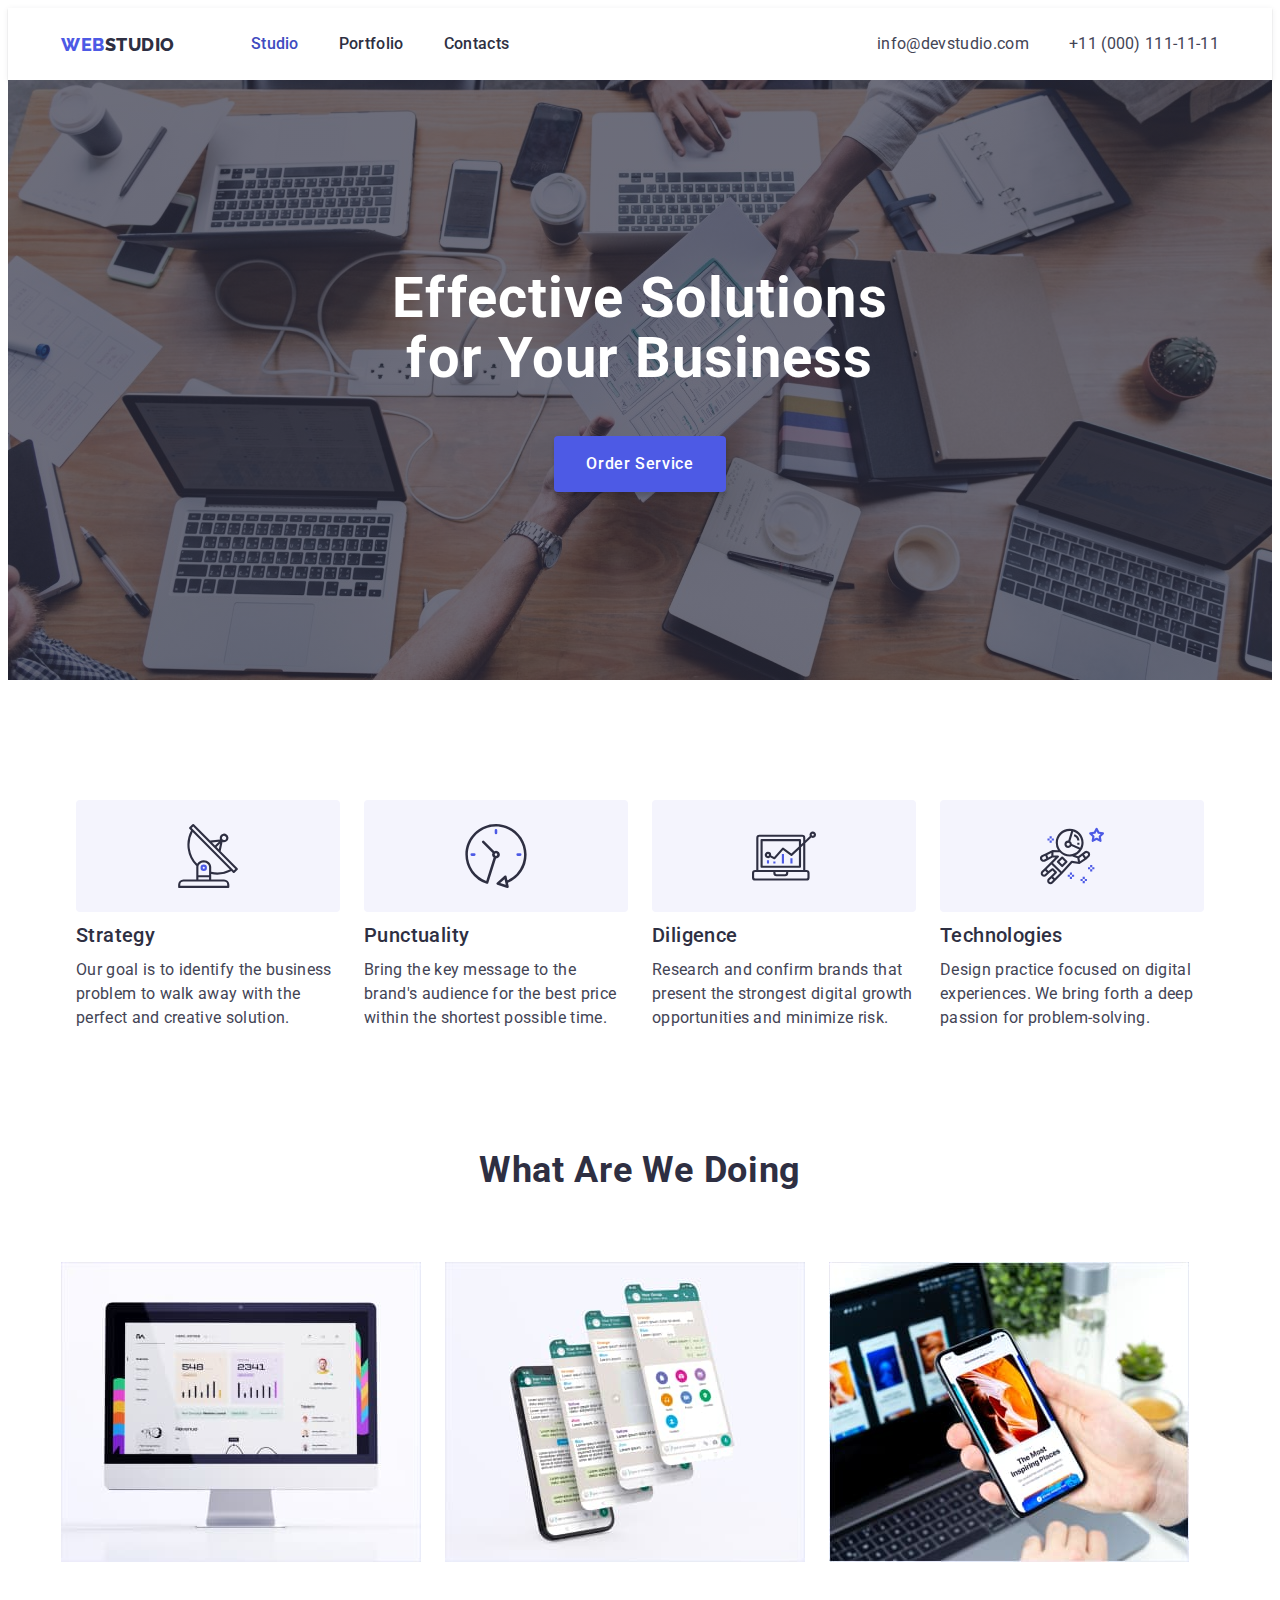
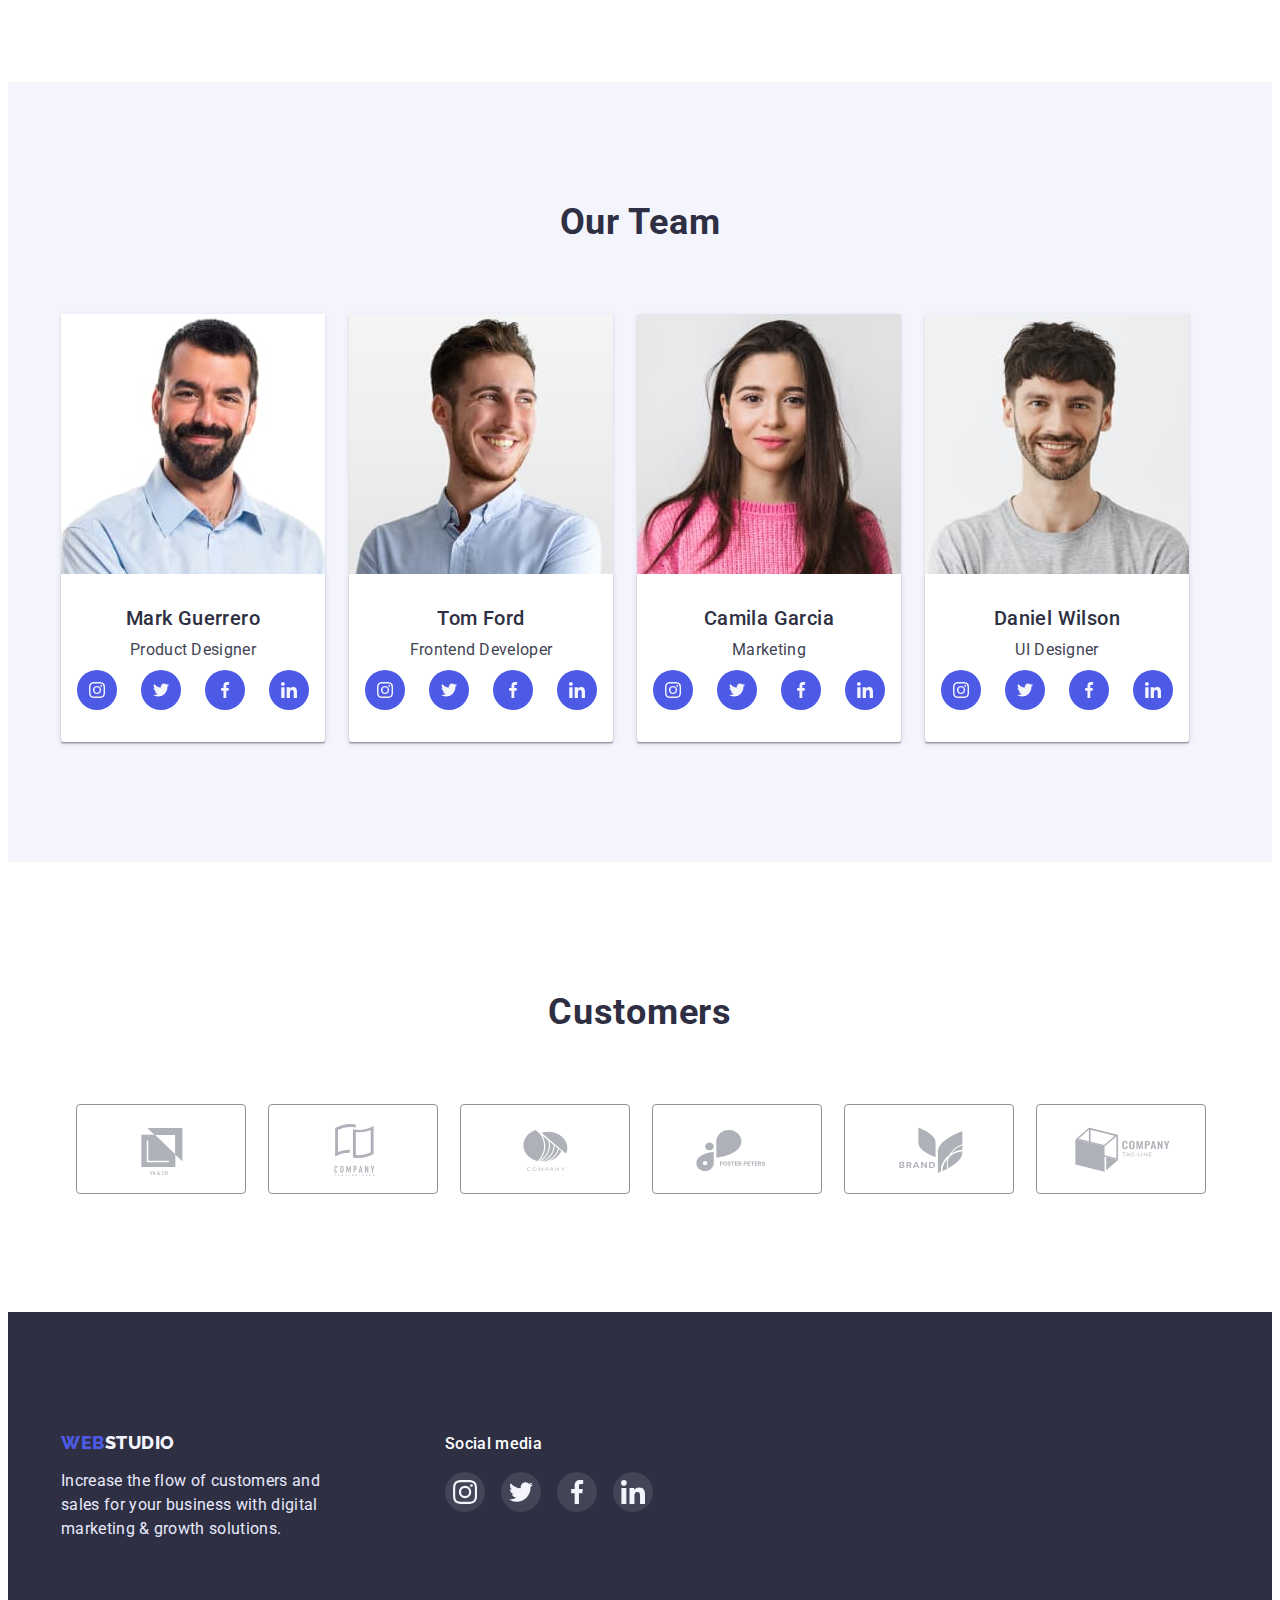
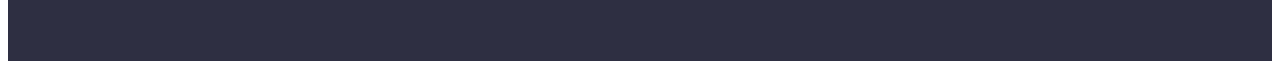
<file: index.html>
<!DOCTYPE html>
<html lang="en">
  <head>
    <meta charset="UTF-8" />
    <meta http-equiv="X-UA-Compatible" content="IE=edge" />
    <meta name="viewport" content="width=device-width, initial-scale=1.0" />
    <title>Main page</title>
    <link rel="preconnect" href="https://fonts.googleapis.com" />
    <link rel="preconnect" href="https://fonts.gstatic.com" crossorigin />
    <link
      href="https://fonts.googleapis.com/css2?family=Raleway:wght@800&family=Roboto:wght@400;500;700&display=swap"
      rel="stylesheet" />
    <link
      rel="stylesheet"
      href="https://cdnjs.cloudflare.com/ajax/libs/modern-normalize/1.1.0/modern-normalize.min.css"
      integrity="sha512-wpPYUAdjBVSE4KJnH1VR1HeZfpl1ub8YT/NKx4PuQ5NmX2tKuGu6U/JRp5y+Y8XG2tV+wKQpNHVUX03MfMFn9Q=="
      crossorigin="anonymous"
      referrerpolicy="no-referrer" />
    <link rel="stylesheet" href="./css/styles.css" />
  </head>
  <body>
    <header class="header">
      <!--Navigation-->
      <div class="container header-container">
        <nav class="header-nav">
          <!--Logo-->
          <a class="header-logo link" href="./index.html"
            ><span class="logo-web">Web</span>Studio</a
          >
          <ul class="header-item list">
            <li>
              <a class="header-item current link" href="./index.html">Studio</a>
            </li>
            <li>
              <a class="header-item link" href="./portfolio.html">Portfolio</a>
            </li>
            <li>
              <a class="header-item link" href="">Contacts</a>
            </li>
          </ul>
        </nav>
        <!--Contacts-->
        <address class="header-addres">
          <ul class="header-contacts list">
            <li>
              <a class="header-mail link" href="mailto:info@devstudio.com"
                >info@devstudio.com</a
              >
            </li>
            <li>
              <a class="header-tel link" href="tel:+110001111111"
                >+11 (000) 111-11-11</a
              >
            </li>
          </ul>
        </address>
      </div>
    </header>
    <main>
      <section class="heading">
        <div class="container">
          <div class="heading-container">
            <h1 class="heading-text">Effective Solutions for Your Business</h1>
            <button type="button" class="heading-bnt">Order Service</button>
          </div>
        </div>
      </section>
      <!--Features-->
      <section class="features">
        <div class="container">
          <h2 class="visually-hidden">Features</h2>
          <ul class="features-list list">
            <li class="features-colom">
              <div class="features-item-pic">
                <svg class="features-pic" width="64" height="64">
                  <use href="./images/icons.svg#icon-antenna"></use>
                </svg>
              </div>
              <h3 class="features-title">Strategy</h3>
              <p class="Feature-subtitle">
                Our goal is to identify the business problem to walk away with
                the perfect and creative solution.
              </p>
            </li>
            <li class="features-colom">
              <div class="features-item-pic">
                <svg class="features-pic" width="64" height="64">
                  <use href="./images/icons.svg#icon-clock"></use>
                </svg>
              </div>
              <h3 class="features-title">Punctuality</h3>
              <p class="Feature-subtitle">
                Bring the key message to the brand's audience for the best price
                within the shortest possible time.
              </p>
            </li>
            <li class="features-colom">
              <div class="features-item-pic">
                <svg class="features-pic" width="64" height="64">
                  <use href="./images/icons.svg#icon-diagram"></use>
                </svg>
              </div>
              <h3 class="features-title">Diligence</h3>
              <p class="Feature-subtitle">
                Research and confirm brands that present the strongest digital
                growth opportunities and minimize risk.
              </p>
            </li>
            <li class="features-colom">
              <div class="features-item-pic">
                <svg class="features-pic" width="64" height="64">
                  <use href="./images/icons.svg#icon-astronaut"></use>
                </svg>
              </div>
              <h3 class="features-title">Technologies</h3>
              <p class="Feature-subtitle">
                Design practice focused on digital experiences. We bring forth a
                deep passion for problem-solving.
              </p>
            </li>
          </ul>
        </div>
      </section>
      <!--What we are doing-->
      <section class="about">
        <div class="container about-container">
          <h2 class="about-text">What are we doing</h2>
          <ul class="about-list list">
            <li class="about-item">
              <article class="about-card">
                <div class="item-thumb">
                  <img
                    src="./images/desktop.jpg"
                    alt="Desktop"
                    width="360"
                    height="300" />
                </div>
              </article>
            </li>
            <li class="about-item">
              <article class="about-card">
                <div class="item-thumb">
                  <img
                    src="./images/mobile.jpg"
                    alt="Mobile"
                    width="360"
                    height="300" />
                </div>
              </article>
            </li>
            <li class="about-item">
              <article class="about-card">
                <div class="item-thumb">
                  <img
                    src="./images/desktop-and-mobile.jpg"
                    alt="Desktop and Mobile"
                    width="360"
                    height="300" />
                </div>
              </article>
            </li>
          </ul>
        </div>
      </section>
      <!--Our Team-->
      <section class="team">
        <div class="container team-container">
          <h2 class="team-head">Our Team</h2>
          <ul class="team-list list">
            <li class="team-info">
              <img
                class="team-pic"
                src="./images/mark-guerrero.jpg"
                alt="Mark Guerrero Product Designer"
                width="264"
                height="260" />
              <div class="team-text">
                <h3 class="team-title">Mark Guerrero</h3>
                <p class="team-subtitle">Product Designer</p>
                <ul class="team-soc-list list">
                  <li class="team-soc-item">
                    <a class="team-soc-link linl" href="">
                      <svg class="team-soc-icon" width="16" height="16">
                        <use href="./images/icons.svg#icon-instagram"></use>
                      </svg>
                    </a>
                  </li>
                  <li class="team-soc-item">
                    <a class="team-soc-link linl" href="">
                      <svg class="team-soc-icon" width="16" height="16">
                        <use href="./images/icons.svg#icon-twitter"></use>
                      </svg>
                    </a>
                  </li>
                  <li class="team-soc-item">
                    <a class="team-soc-link linl" href="">
                      <svg class="team-soc-icon" width="16" height="16">
                        <use href="./images/icons.svg#icon-facebook"></use>
                      </svg>
                    </a>
                  </li>
                  <li class="team-soc-item">
                    <a class="team-soc-link linl" href="">
                      <svg class="team-soc-icon" width="16" height="16">
                        <use href="./images/icons.svg#icon-linkedin"></use>
                      </svg>
                    </a>
                  </li>
                </ul>
              </div>
            </li>
            <li class="team-info">
              <img
                class="team-pic"
                src="./images/tom-ford.jpg"
                alt="Tom Ford Frontend Developer"
                width="264"
                height="260" />
              <div class="team-text">
                <h3 class="team-title">Tom Ford</h3>
                <p class="team-subtitle">Frontend Developer</p>
                <ul class="team-soc-list list">
                  <li class="team-soc-item">
                    <a class="team-soc-link linl" href="">
                      <svg class="team-soc-icon" width="16" height="16">
                        <use href="./images/icons.svg#icon-instagram"></use>
                      </svg>
                    </a>
                  </li>
                  <li class="team-soc-item">
                    <a class="team-soc-link linl" href="">
                      <svg class="team-soc-icon" width="16" height="16">
                        <use href="./images/icons.svg#icon-twitter"></use>
                      </svg>
                    </a>
                  </li>
                  <li class="team-soc-item">
                    <a class="team-soc-link linl" href="">
                      <svg class="team-soc-icon" width="16" height="16">
                        <use href="./images/icons.svg#icon-facebook"></use>
                      </svg>
                    </a>
                  </li>
                  <li class="team-soc-item">
                    <a class="team-soc-link linl" href="">
                      <svg class="team-soc-icon" width="16" height="16">
                        <use href="./images/icons.svg#icon-linkedin"></use>
                      </svg>
                    </a>
                  </li>
                </ul>
              </div>
            </li>
            <li class="team-info">
              <img
                class="team-pic"
                src="./images/camila-garcia.jpg"
                alt="Camila Garcia Marketing"
                width="264"
                height="260" />
              <div class="team-text">
                <h3 class="team-title">Camila Garcia</h3>
                <p class="team-subtitle">Marketing</p>
                <ul class="team-soc-list list">
                  <li class="team-soc-item">
                    <a class="team-soc-link linl" href="">
                      <svg class="team-soc-icon" width="16" height="16">
                        <use href="./images/icons.svg#icon-instagram"></use>
                      </svg>
                    </a>
                  </li>
                  <li class="team-soc-item">
                    <a class="team-soc-link linl" href="">
                      <svg class="team-soc-icon" width="16" height="16">
                        <use href="./images/icons.svg#icon-twitter"></use>
                      </svg>
                    </a>
                  </li>
                  <li class="team-soc-item">
                    <a class="team-soc-link linl" href="">
                      <svg class="team-soc-icon" width="16" height="16">
                        <use href="./images/icons.svg#icon-facebook"></use>
                      </svg>
                    </a>
                  </li>
                  <li class="team-soc-item">
                    <a class="team-soc-link linl" href="">
                      <svg class="team-soc-icon" width="16" height="16">
                        <use href="./images/icons.svg#icon-linkedin"></use>
                      </svg>
                    </a>
                  </li>
                </ul>
              </div>
            </li>
            <li class="team-info">
              <img
                class="team-pic"
                src="./images/daniel-wilson.jpg"
                alt="Daniel Wilson UI Designer"
                width="264"
                height="260" />
              <div class="team-text">
                <h3 class="team-title">Daniel Wilson</h3>
                <p class="team-subtitle">UI Designer</p>
                <ul class="team-soc-list list">
                  <li class="team-soc-item">
                    <a class="team-soc-link linl" href="">
                      <svg class="team-soc-icon" width="16" height="16">
                        <use href="./images/icons.svg#icon-instagram"></use>
                      </svg>
                    </a>
                  </li>
                  <li class="team-soc-item">
                    <a class="team-soc-link linl" href="">
                      <svg class="team-soc-icon" width="16" height="16">
                        <use href="./images/icons.svg#icon-twitter"></use>
                      </svg>
                    </a>
                  </li>
                  <li class="team-soc-item">
                    <a class="team-soc-link linl" href="">
                      <svg class="team-soc-icon" width="16" height="16">
                        <use href="./images/icons.svg#icon-facebook"></use>
                      </svg>
                    </a>
                  </li>
                  <li class="team-soc-item">
                    <a class="team-soc-link linl" href="">
                      <svg class="team-soc-icon" width="16" height="16">
                        <use href="./images/icons.svg#icon-linkedin"></use>
                      </svg>
                    </a>
                  </li>
                </ul>
              </div>
            </li>
          </ul>
        </div>
      </section>
      <!--Customers-->
      <section class="customer">
        <div class="container">
          <h2 class="customer-text">Customers</h2>
          <ul class="customer-list list">
            <li class="customer-item">
              <a class="customer-link link" href="">
                <svg class="customer-icon" width="104" height="56">
                  <use href="./images/icons.svg#icon-yago"></use>
                </svg>
              </a>
            </li>
            <li class="customer-item">
              <a class="customer-link link" href="">
                <svg class="customer-icon" width="104" height="56">
                  <use href="./images/icons.svg#icon-tag-line"></use>
                </svg>
              </a>
            </li>
            <li class="customer-item">
              <a class="customer-link link" href="">
                <svg class="customer-icon" width="104" height="56">
                  <use href="./images/icons.svg#icon-company"></use>
                </svg>
              </a>
            </li>
            <li class="customer-item">
              <a class="customer-link link" href="">
                <svg class="customer-icon" width="104" height="56">
                  <use href="./images/icons.svg#icon-foster"></use>
                </svg>
              </a>
            </li>
            <li class="customer-item">
              <a class="customer-link link" href="">
                <svg class="customer-icon" width="104" height="56">
                  <use href="./images/icons.svg#icon-brand"></use>
                </svg>
              </a>
            </li>
            <li class="customer-item">
              <a class="customer-link link" href="">
                <svg class="customer-icon" width="104" height="56">
                  <use href="./images/icons.svg#icon-com-teg-line"></use>
                </svg>
              </a>
            </li>
          </ul>
        </div>
      </section>
    </main>
    <footer class="footer">
      <div class="container footer-container">
        <!--Logo-->
        <div class="footer-info">
          <a class="footer-logo link" href="./index.html"
            ><span class="logo-web">Web</span>Studio</a
          >
          <p class="footer-text">
            Increase the flow of customers and sales for your business with
            digital marketing & growth solutions.
          </p>
        </div>
        <div class="social">
          <h2 class="social-text">Social media</h2>
          <ul class="social-list list">
            <li class="social-item">
              <a class="social-link link" href="">
                <svg class="social-icon" width="24" height="24">
                  <use href="./images/icons.svg#icon-instagram"></use>
                </svg>
              </a>
            </li>
            <li class="social-item">
              <a class="social-link link" href="">
                <svg class="social-icon" width="24" height="24">
                  <use href="./images/icons.svg#icon-twitter"></use>
                </svg>
              </a>
            </li>
            <li class="social-item">
              <a class="social-link link" href="">
                <svg class="social-icon" width="24" height="24">
                  <use href="./images/icons.svg#icon-facebook"></use>
                </svg>
              </a>
            </li>
            <li class="social-item">
              <a class="social-link link" href="">
                <svg class="social-icon" width="24" height="24">
                  <use href="./images/icons.svg#icon-linkedin"></use>
                </svg>
              </a>
            </li>
          </ul>
        </div>
      </div>
    </footer>
  </body>
</html>
</file>
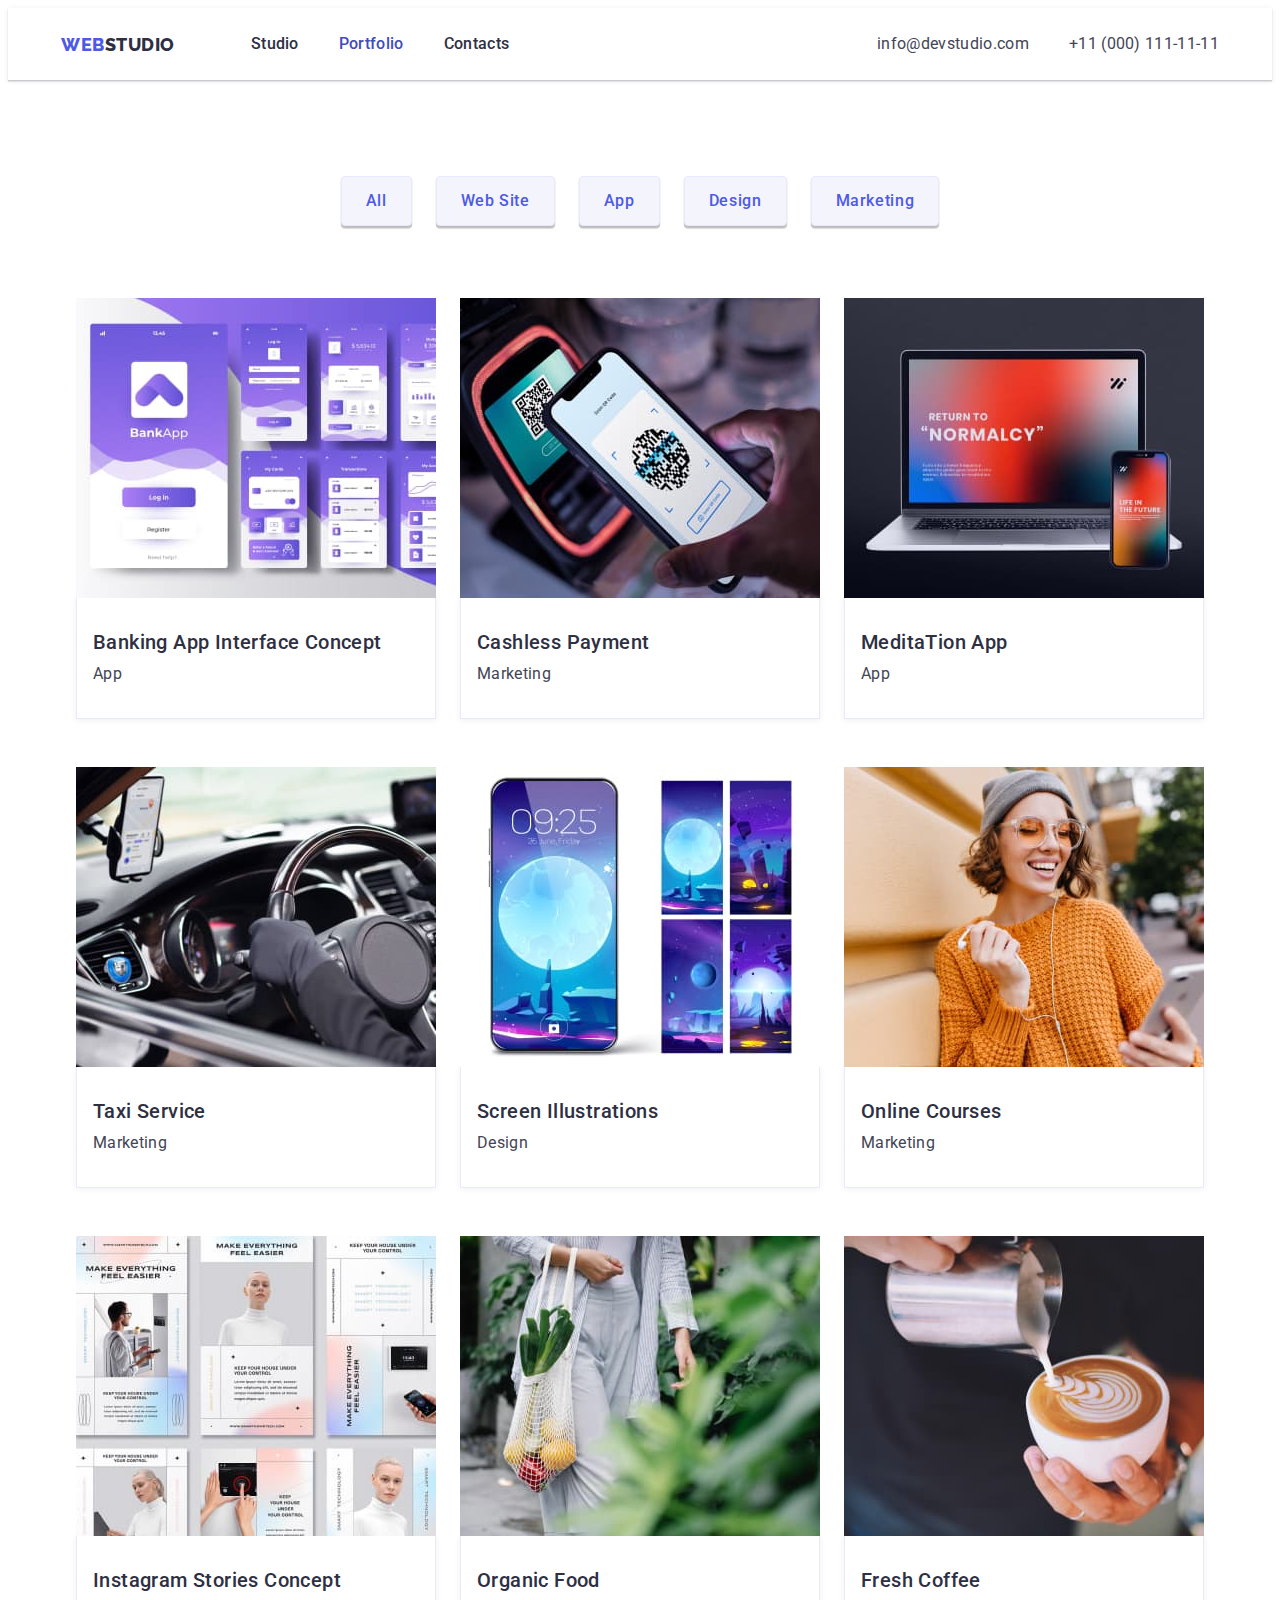
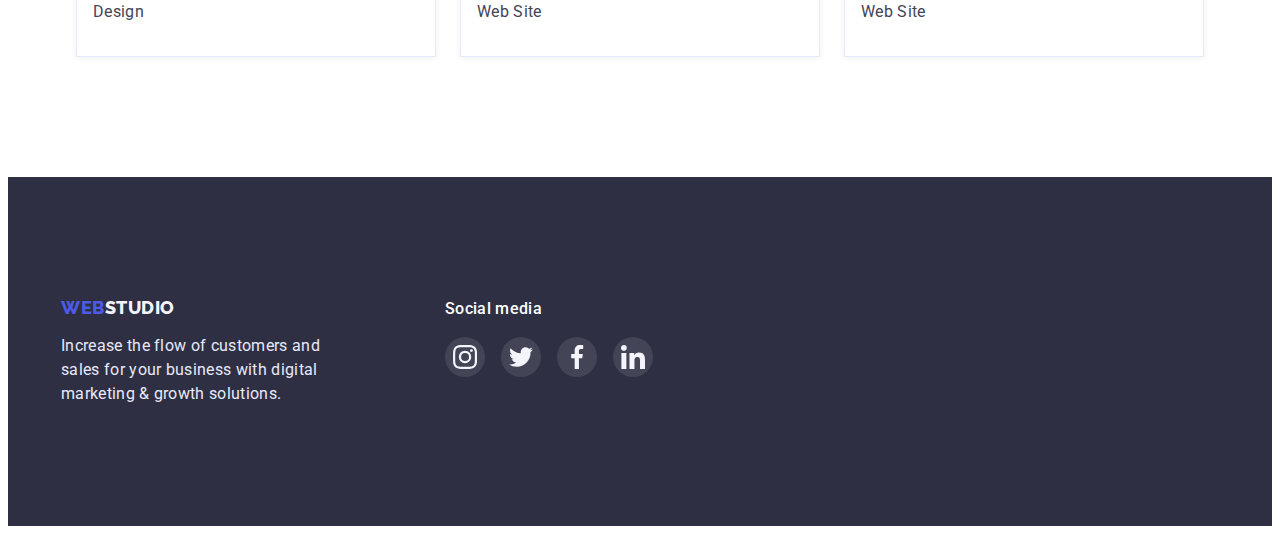
<file: portfolio.html>
<!DOCTYPE html>
<html lang="en">
  <head>
    <meta charset="UTF-8" />
    <meta http-equiv="X-UA-Compatible" content="IE=edge" />
    <meta name="viewport" content="width=device-width, initial-scale=1.0" />
    <title>Portfolio</title>
    <link rel="preconnect" href="https://fonts.googleapis.com" />
    <link rel="preconnect" href="https://fonts.gstatic.com" crossorigin />
    <link
      href="https://fonts.googleapis.com/css2?family=Raleway:wght@800&family=Roboto:wght@400;500;700&display=swap"
      rel="stylesheet"
    />
    <link
      rel="stylesheet"
      href="https://cdnjs.cloudflare.com/ajax/libs/modern-normalize/1.1.0/modern-normalize.min.css"
      integrity="sha512-wpPYUAdjBVSE4KJnH1VR1HeZfpl1ub8YT/NKx4PuQ5NmX2tKuGu6U/JRp5y+Y8XG2tV+wKQpNHVUX03MfMFn9Q=="
      crossorigin="anonymous"
      referrerpolicy="no-referrer"
    />
    <link rel="stylesheet" href="./css/styles.css" />
  </head>
  <body>
    <header class="header">
      <!--Navigation-->
      <div class="container header-container">
        <nav class="header-nav">
          <!--Logo-->
          <a class="header-logo link" href="./index.html"
            ><span class="logo-web">Web</span>Studio</a
          >
          <ul class="header-item list">
            <li>
              <a class="header-item link" href="./index.html">Studio</a>
            </li>
            <li>
              <a class="header-item current link" href="./portfolio.html"
                >Portfolio</a
              >
            </li>
            <li>
              <a class="header-item link" href="">Contacts</a>
            </li>
          </ul>
        </nav>
        <!--Contacts-->
        <address class="header-addres">
          <ul class="header-contacts list">
            <li>
              <a class="header-mail link" href="mailto:info@devstudio.com"
                >info@devstudio.com</a
              >
            </li>
            <li>
              <a class="header-tel link" href="tel:+110001111111"
                >+11 (000) 111-11-11</a
              >
            </li>
          </ul>
        </address>
      </div>
    </header>
    <main>
      <!--Buttons supp-->
      <section class="portfolio">
        <h1 class="portfolio-btn-isually-hidden">Button</h1>
        <div class="container">
          <ul class="portfolio-btn-list list">
            <li><button type="button" class="portfolio-btn">All</button></li>
            <li>
              <button type="button" class="portfolio-btn">Web Site</button>
            </li>
            <li><button type="button" class="portfolio-btn">App</button></li>
            <li><button type="button" class="portfolio-btn">Design</button></li>
            <li>
              <button type="button" class="portfolio-btn">Marketing</button>
            </li>
          </ul>
        </div>
        <!--link to-->
        <div class="container">
          <ul class="portfolio-list list">
            <li class="portfolio-item">
              <a class="portfolio-link link" href="">
                <img
                  class="portfolio-img"
                  src="./images/sitepages.jpg"
                  alt="Banking App Interface Concept"
                  width="360"
                  height="300"
                />
                <div class="portfolio-text">
                  <h2 class="portfolio-title">Banking App Interface Concept</h2>
                  <p class="portfolio-subtitle">App</p>
                </div>
              </a>
            </li>
            <li class="portfolio-item">
              <a class="portfolio-link link" href="">
                <img
                  class="portfolio-img"
                  src="./images/qrcode.jpg"
                  alt="Cashless Payment"
                  width="360"
                  height="300"
                />
                <div class="portfolio-text">
                  <h2 class="portfolio-title">Cashless Payment</h2>
                  <p class="portfolio-subtitle">Marketing</p>
                </div>
              </a>
            </li>
            <li class="portfolio-item">
              <a class="portfolio-link link" href="">
                <img
                  class="portfolio-img"
                  src="./images/returntonormalcy.jpg"
                  alt="Return to normalcy"
                  width="360"
                  height="300"
                />
                <div class="portfolio-text">
                  <h2 class="portfolio-title">MeditaTion App</h2>
                  <p class="portfolio-subtitle">App</p>
                </div>
              </a>
            </li>
            <li class="portfolio-item">
              <a class="portfolio-link link" href="">
                <img
                  class="portfolio-img"
                  src="./images/carinside.jpg"
                  alt="Car inside"
                  width="360"
                  height="300"
                />
                <div class="portfolio-text">
                  <h2 class="portfolio-title">Taxi Service</h2>
                  <p class="portfolio-subtitle">Marketing</p>
                </div>
              </a>
            </li>
            <li class="portfolio-item">
              <a class="portfolio-link link" href="">
                <img
                  class="portfolio-img"
                  src="./images/phone.jpg"
                  alt="Screen Illustrations"
                  width="360"
                  height="300"
                />
                <div class="portfolio-text">
                  <h2 class="portfolio-title">Screen Illustrations</h2>
                  <p class="portfolio-subtitle">Design</p>
                </div>
              </a>
            </li>
            <li class="portfolio-item">
              <a class="portfolio-link link" href="">
                <img
                  class="portfolio-img"
                  src="./images/happylady.jpg"
                  alt="Happylady"
                  width="360"
                  height="300"
                />
                <div class="portfolio-text">
                  <h2 class="portfolio-title">Online Courses</h2>
                  <p class="portfolio-subtitle">Marketing</p>
                </div>
              </a>
            </li>
            <li class="portfolio-item">
              <a class="portfolio-link link" href="">
                <img
                  class="portfolio-img"
                  src="./images/feeleasier.jpg"
                  alt="Car inside"
                  width="360"
                  height="300"
                />
                <div class="portfolio-text">
                  <h2 class="portfolio-title">Instagram Stories Concept</h2>
                  <p class="portfolio-subtitle">Design</p>
                </div>
              </a>
            </li>
            <li class="portfolio-item">
              <a class="portfolio-link link" href="">
                <img
                  class="portfolio-img"
                  src="./images/bagwithvegetables.jpg"
                  alt="Bag with vegetables"
                  width="360"
                  height="300"
                />
                <div class="portfolio-text">
                  <h2 class="portfolio-title">Organic Food</h2>
                  <p class="portfolio-subtitle">Web Site</p>
                </div>
              </a>
            </li>
            <li class="portfolio-item">
              <a class="portfolio-link link" href="">
                <img
                  class="portfolio-img"
                  src="./images/cupofcoffee.jpg"
                  alt="Cup of coffee"
                  width="360"
                  height="300"
                />
                <div class="portfolio-text">
                  <h2 class="portfolio-title">Fresh Coffee</h2>
                  <p class="portfolio-subtitle">Web Site</p>
                </div>
              </a>
            </li>
          </ul>
        </div>
      </section>
    </main>

    <footer class="footer">
      <!--Logo-->
      <div class="container footer-container">
        <!--Logo-->
        <div class="footer-info">
          <a class="footer-logo link" href="./index.html"
            ><span class="logo-web">Web</span>Studio</a
          >
          <p class="footer-text">
            Increase the flow of customers and sales for your business with
            digital marketing & growth solutions.
          </p>
        </div>
        <div class="social">
          <h2 class="social-text">Social media</h2>
          <ul class="social-list list">
            <li class="social-item">
              <a class="social-link link" href="">
                <svg class="social-icon" width="24" height="24">
                  <use href="./images/icons.svg#icon-instagram"></use>
                </svg>
              </a>
            </li>
            <li class="social-item">
              <a class="social-link link" href="">
                <svg class="social-icon" width="24" height="24">
                  <use href="./images/icons.svg#icon-twitter"></use>
                </svg>
              </a>
            </li>
            <li class="social-item">
              <a class="social-link link" href="">
                <svg class="social-icon" width="24" height="24">
                  <use href="./images/icons.svg#icon-facebook"></use>
                </svg>
              </a>
            </li>
            <li class="social-item">
              <a class="social-link link" href="">
                <svg class="social-icon" width="24" height="24">
                  <use href="./images/icons.svg#icon-linkedin"></use>
                </svg>
              </a>
            </li>
          </ul>
        </div>
      </div>
    </footer>
  </body>
</html>
</file>
<file: css/styles.css>
body {
    font-family: 'Roboto', sans-serif;
}
.link {
    text-decoration: none;
}

.list {
    list-style: none;
}

:root{
    --l-grad: linear-gradient(rgba(46, 47, 66, 0.7), rgba(46, 47, 66, 0.7));
}
p,
h1,
h2,
h3,
h4,
h5,
h6 {
    margin: 0;
}

ul {
    margin: 0;
    padding-left: 0;
}

img { 
    display: block;
    max-width: 100%;
    height: auto;
}

.container{
    width: 100%;
    max-width: 1158px;
    padding-left: 15px;
    padding-right: 15px;
    margin: 0 auto;
}

.visually-hidden {
    position: absolute;
    white-space: nowrap;
    width: 1px;
    height: 1px;
    overflow: hidden;
    border: 0;
    padding: 0;
    clip: rect(0 0 0 0);
    clip-path: inset(50%);
    margin: -1px;
}

.header-logo {
    font-family: 'Raleway';
    font-weight: 800;
    font-size: 18px;
    line-height: calc(21/18);
    display: flex;
    align-items: center;
    letter-spacing: 0.03em;
    text-transform: uppercase;
    color: #2E2F42;
}
.logo-web {
    color: #4D5AE5;
}

.header {
    padding: 24px 0;
    background-color: #FFFFFF;
    box-shadow: 0px 2px 1px rgba(46, 47, 66, 0.08), 0px 1px 1px rgba(46, 47, 66, 0.16), 0px 1px 6px rgba(46, 47, 66, 0.08);
}
.header-container { 
    display: flex;
    align-items: center;

}
.header-nav {
    display: flex;
    margin-right: auto;
}

.header-logo {
    display: flex;
    margin-right: 76px;
}


.header-item {
    font-weight: 500;
    font-size: 16px;
    line-height: calc(24/16);
    letter-spacing: 0.02em;
    display: flex;
    gap: 40px;
    color: #2E2F42;
}
.header-item:hover,
.header-item:focus,
.header-item.current {
    color: #404BBF;

}

.header-addres {
    display: flex;
    display: block;
}
.header-contacts{
    display: flex;
}

.header-mail {
    font-style: normal;
    font-weight: 400;
    font-size: 16px;
    line-height: calc(24/16);
    letter-spacing: 0.02em;
    margin-right: 40px;
    color: #434455;
}
.header-mail:hover,
.header-mail:focus {
    color: #404BBF;
}

.header-tel {
    font-style: normal;
    font-weight: 400;
    font-size: 16px;
    line-height: calc(24/16);
    letter-spacing: 0.02em; 
    color: #434455;
}

.header-tel:hover,
.header-tel:focus {
    color: #404BBF;
}

.heading {
    padding: 188px 0px;
    background: #2E2F42;
    background-image: var(--l-grad),
    url(../images/people-office.jpg);
    background-repeat: no-repeat;
    background-position: center;
    background-size: cover;
    max-width: 1440рх;
    margin: 0 auto;
}
.heading-container{
    
}

.heading-text {
    width: 500px;
    margin: 0 auto 48px;
    font-weight: 700;
    font-size: 56px;
    line-height: calc(60/56);
    text-align: center;
    letter-spacing: 0.02em;
    margin-bottom: 48px;
    color: #FFFFFF;
    
     
}

.heading-bnt {
    font-family: 'Roboto';
    font-weight: 500;
    font-size: 16px;
    line-height: calc(24/16);
    letter-spacing: 0.04em;
    color: #FFFFFF;
    background: #4D5AE5;
    box-shadow: 0px 4px 4px rgba(0, 0, 0, 0.15);
    border-radius: 4px;
    cursor: pointer;
    border: none;
    padding: 16px 32px;
    margin: 0 auto;
    display: block;
}

.heading-bnt:hover,
.heading-bnt:focus {
    background: #404BBF;
}
.features {
    padding: 120px 0px;
}

.features-list {
    display: flex;
    justify-content: center;
    flex-wrap: wrap;
    gap: 24px;
}

.features-colom {
   
}

.features-item-pic{
    width: 264px;
    height: 112px;
    display: flex;
    justify-content: center;
    align-items: center;
    background: #F4F4FD;
    border-radius: 4px;
    margin-bottom: 8px;
}

.features-pic{
    width: 64px;
    height: 64px;
}

.features-title {
    width: 264px;
    font-weight: 500;
    font-size: 20px;
    line-height: calc(24/16);
    letter-spacing: 0.02em;
    margin-bottom: 8px;
    color: #2E2F42;
}

.Feature-subtitle {
    width: 264px;
    font-size: 16px;
    line-height: calc(24/16);
    letter-spacing: 0.02em;
    color: #434455;
}

.about {
    padding-bottom: 120px;
}

.about-container{
    justify-content: center;
}
.about-text {
    
    font-weight: 700;
    font-size: 36px;
    line-height: calc(40/36); 
    text-align: center;
    letter-spacing: 0.02em;
    text-transform: capitalize;
    margin-bottom: 72px;
    color: #2E2F42;
}

.about-list{
    display: flex;
    gap: 24px;
}

.about-list > .about-item {

}
.about-item{
}

.item-thumb{
    

}

.team {
    padding: 120px 0px;
    background: #F4F4FD;
}

.team-container{

}
.team-head {
    font-weight: 700;
    font-size: 36px;
    line-height: calc(40/36);
    text-align: center;
    letter-spacing: 0.02em;
    text-transform: capitalize;
    color: #2E2F42;
    margin-bottom: 72px;
}

.team-list {
    display: flex;
    gap: 24px;
}

.team-info {
    box-shadow: 0px 1px 6px rgba(46, 47, 66, 0.08), 0px 1px 1px rgba(46, 47, 66, 0.16), 0px 2px 1px rgba(46, 47, 66, 0.08);
}

.team-pic {
}

.team-text{
    background: #FFFFFF;
    padding: 32px 16px;
    box-shadow: 0px 1px 6px rgba(46, 47, 66, 0.08), 0px 1px 1px rgba(46, 47, 66, 0.16), 0px 2px 1px rgba(46, 47, 66, 0.08);
    border-radius: 0px 0px 4px 4px;
}

.team-title {
    font-weight: 500;
    font-size: 20px;
    line-height: calc(24/20);
    text-align: center;
    letter-spacing: 0.02em;
    margin-bottom: 8px;
    color: #2E2F42;
}

.team-subtitle {
    font-size: 16px;
    line-height: calc(24/16);
    text-align: center;
    letter-spacing: 0.02em;
    color: #434455;
    margin-bottom: 8px;
}

.team-soc-list {
    display: flex;
    justify-content: center;
    gap: 24px;
}


.team-soc-item {
    width: 40px;
    height: 40px;
}

.team-soc-link {
    width: 100%;
    height: 100%;
    display: flex;
    justify-content: center;
    align-items: center;
    border-radius: 50%;
    fill: #F4F4FD;
    background-color: #4D5AE5
    
}

.team-soc-link:is(:hover, :focus) {
    background: #404BBF;
}

.team-soc-icon{
}


.customer{
    padding-top: 130px;
    padding-bottom: 120px;
}

.customer-text{
    font-weight: 700;
    font-size: 36px;
    line-height: calc(40/36);
    text-align: center;
    letter-spacing: 0.02em;
    text-transform: capitalize;
    color: #2E2F42;
    margin-bottom: 72px;
}

.customer-list {
    display: flex;
    justify-content: center;
    align-items: center;
    gap: 24px;
}


.customer-item {
    width: 168px;
    height: 88px;
}

.customer-link {
    width: 100%;
    height: 100%;
    border: 1px solid #8E8F99;
    border-radius: 4px;
    display: flex;
    justify-content: center;
    align-items: center;
    color: #AFB1B8;
}



.customer-icon {
    fill:currentColor;
}

.customer-link:is(:hover, :focus) {
    border-color: #404BBF;
    color: #404BBF
}


.footer {
    padding: 120px 0px;
    background: #2E2F42;
}

.footer-container{
    display: flex;
    gap: 120px;
}
.footer-logo {
    font-family: 'Raleway';
    font-style: normal;
    font-weight: 800;
    font-size: 18px;
    line-height: calc(21/18);
    display: flex;
    align-items: center;
    letter-spacing: 0.03em;
    text-transform: uppercase;
    margin-bottom: 16px;
    color: #F4F4FD;
}
.footer-text {
    width: 264px;
    height: 72px;
    font-size: 16px;
    line-height: calc(24/16);
    letter-spacing: 0.02em;
    color: #E7E9FC;
}

.social {
}

.social-text {
    font-weight: 500;
    font-size: 16px;
    line-height: calc(24/16);
    letter-spacing: 0.02em;
    margin-bottom: 16px;
    color: #FFFFFF;
}

.social-list {
    display: flex;
    justify-content: center;
    flex-shrink: 0;
    gap: 16px;
}

.social-item {
    width: 40px;
    height: 40px;
}

.social-link {
    width: 100%;
    height: 100%;
    display: flex;
    justify-content: center;
    align-items: center;
    fill: #F4F4FD;
    background: rgba(255, 255, 255, 0.1);
    border-radius: 50%;
}

.social-link:is(:hover, :focus) {
    background-color: #31D0AA;
}
.social-icon {

}



.portfolio {
    padding: 96px 0px 120px 0px;

}

.portfolio-btn-isually-hidden {
    position: absolute;
    white-space: nowrap;
    width: 1px;
    height: 1px;
    overflow: hidden;
    border: 0;
    padding: 0;
    clip: rect(0 0 0 0);
    clip-path: inset(50%);
    margin: -1px;
}
.portfolio-btn-list{
    display: flex;
    justify-content: center;
    text-align: center;
    margin-bottom: 72px;
    column-gap: 24px;
    row-gap: 48px;
}


.portfolio-btn {
    font-family: 'Roboto';
    font-weight: 500;
    font-size: 16px;
    line-height: calc(24/16);
    display: flex;
    align-items: center;
    justify-content: center;
    letter-spacing: 0.04em;
    color: #4D5AE5;
    background-color: #F4F4FD;
    cursor: pointer;
    border: none;
    border: 1px solid #E7E9FC;
    border-radius: 4px;
    padding: 12px 24px;
    box-shadow: 0px 3px 1px rgba(0, 0, 0, 0.1), 0px 2px 1px rgba(0, 0, 0, 0.08), 0px 2px 2px rgba(0, 0, 0, 0.12);
}


.portfolio-btn:hover,
.portfolio-btn:focus{
    background: #4D5AE5;
    color: #F4F4FD;
}

.portfolio-list {
    display: flex;
    flex-wrap:wrap;
    justify-content: center;
    column-gap: 24px;
    row-gap: 48px;
}

.portfolio-link{
    display: block;
}

.portfolio-link:is(:hover, :focus) {
    box-shadow: 0px 1px 6px rgba(46, 47, 66, 0.08), 0px 1px 1px rgba(46, 47, 66, 0.16), 0px 2px 1px rgba(46, 47, 66, 0.08);
}

.portfolio-item {
    
}

.link-card{
    flex-basis: calc(100%/3);
}
.portfolio-img {
}

.portfolio-text{
    background: #FFFFFF;
    padding: 32px 16px 32px 16px;
    border: 1px solid #E7E9FC;
    border-top: 0;
    box-shadow: 0px 1px 6px rgba(46, 47, 66, 0.08);
}

.portfolio-title {
    font-weight: 500;
    font-size: 20px;
    line-height: calc(24/20);
    letter-spacing: 0.02em;
    color: #2E2F42;
    margin-bottom: 8px;
}

.portfolio-subtitle {
    font-size: 16px;
    line-height: calc(24/16);
    letter-spacing: 0.02em;
    color: #434455;
}
</file>
